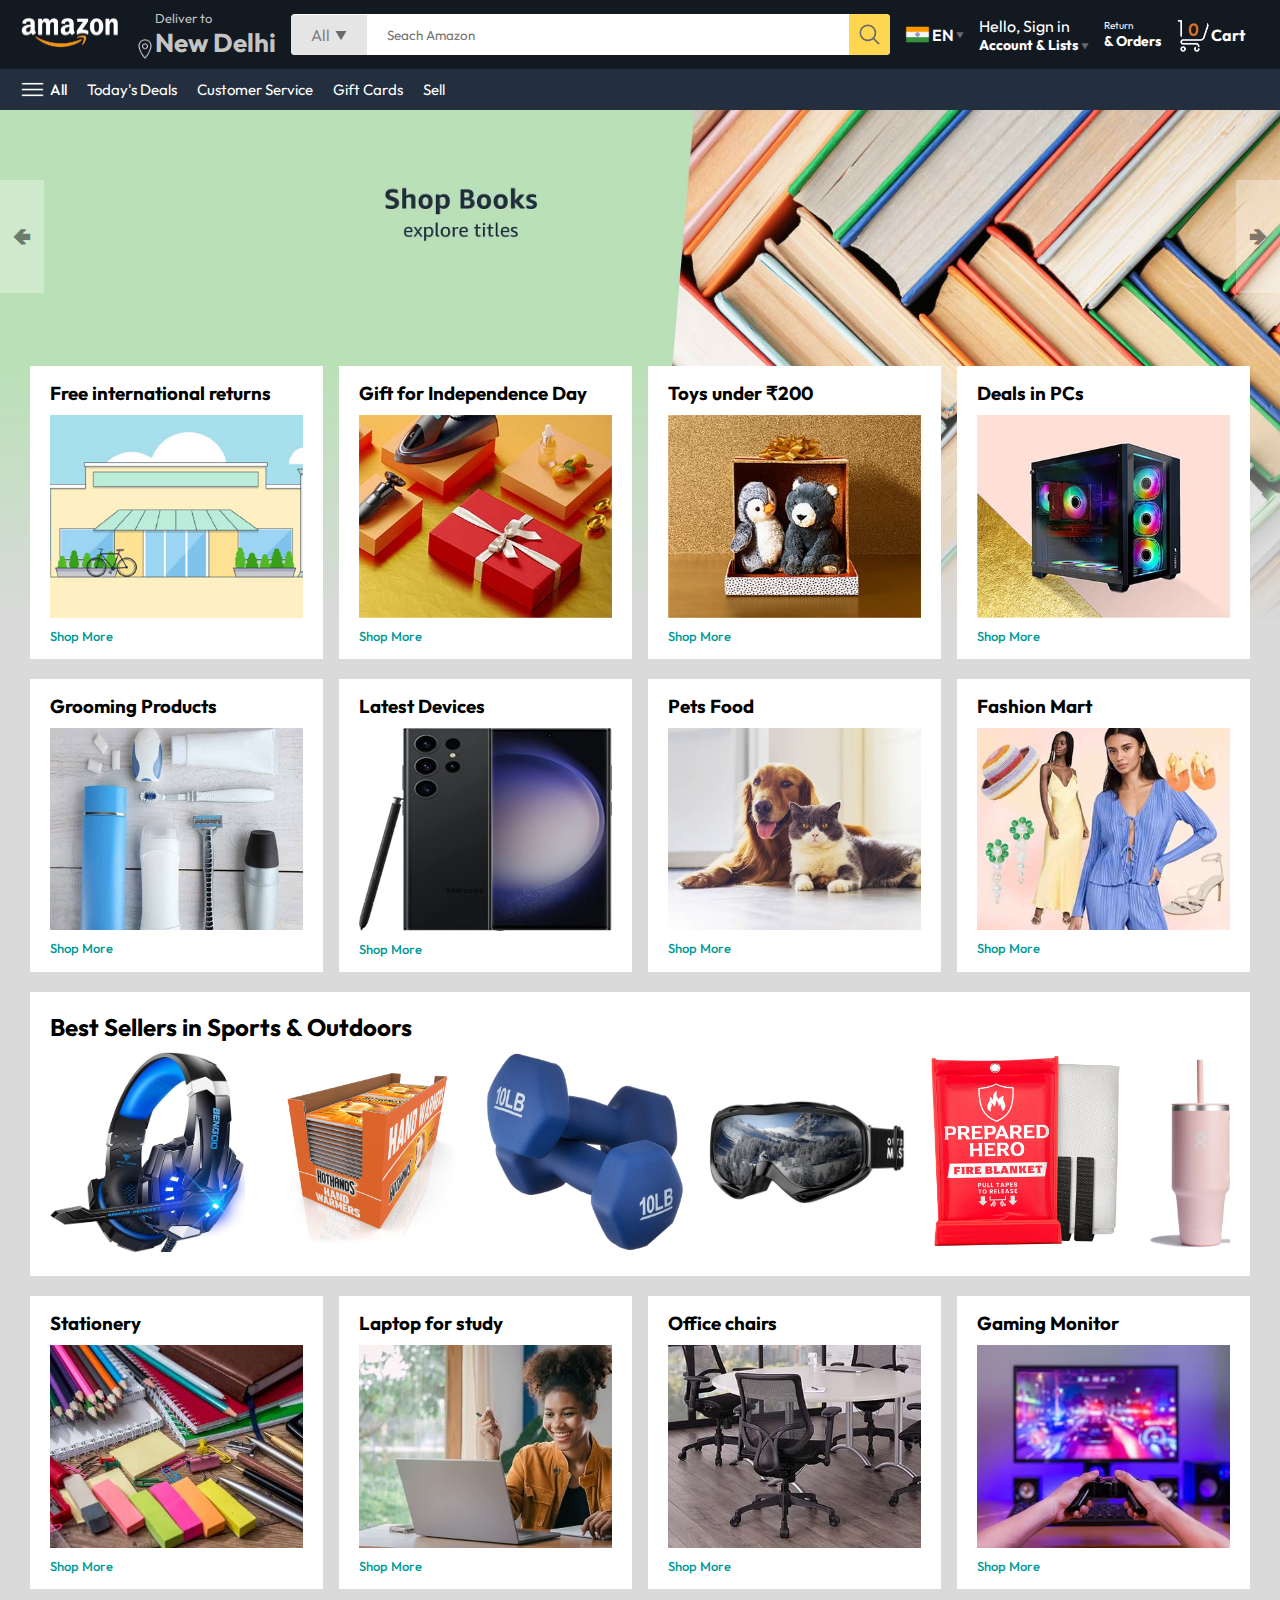
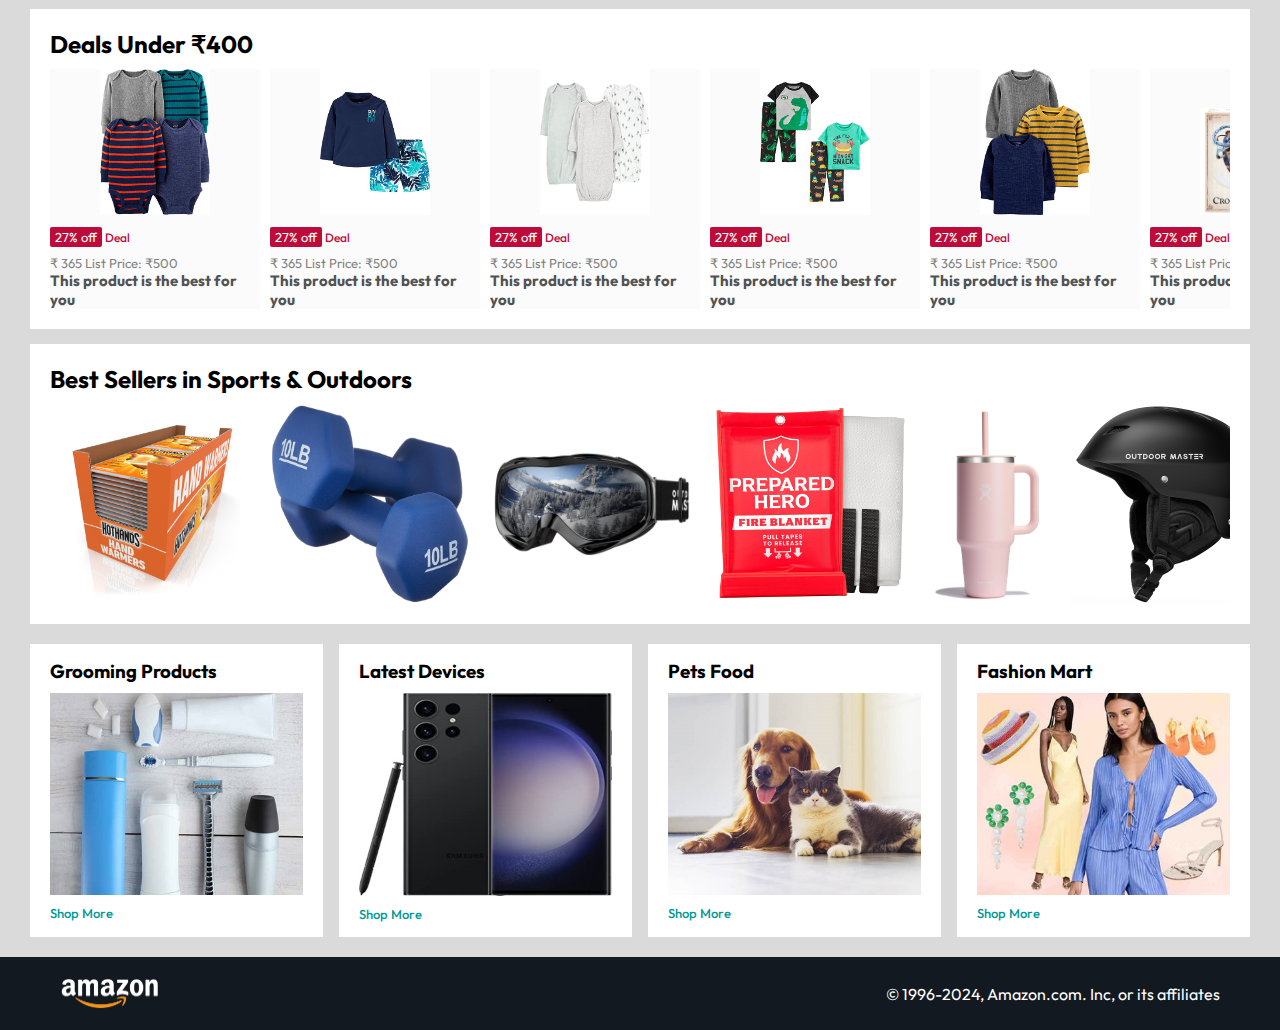
<file: index.html>
<!DOCTYPE html>
<html lang="en">
<head>
    <meta charset="UTF-8">
    <meta name="viewport" content="width=device-width, initial-scale=1.0">
    <title>Online Shopping site in India: Shop Online for Mobiles, Books, Watches ...</title>
    <link rel="stylesheet" href="style.css">

</head>
<body>


<!-- Navbar Tag -->

    <nav>
       <a href="/"> <img src="./amazon_logo.png" width="100" alt="amazonlogo"></a>
        
        <div class="location">
            <img src="./location_icon.png" height="20" alt="location">
            <div>
                <p>Deliver to</p>
                <h1>New Delhi</h1>
            </div>
        </div>



        <div class="nav-search">
            <div class="nav-search-category">
                <p>All</p>
                <img src="./dropdown_icon.png" height="12" alt="">
            </div>
            <input type="text" class="nav-search-input" placeholder="Seach Amazon">
            <img src="./search_icon.png" class="nav-search-icon" alt="">
        </div>
        

        <div class="nav-language">
            <img src="./ind_flag.png" width="25px" alt="">
            EN
            <img src="/dropdown_icon.png" width="8px" alt="">
        </div>   

        <div class="nav-text">
            <a href="/signin.html">Hello, Sign in</a>
            <h1>Account & Lists <img src="./dropdown_icon.png" width="8px" alt=""></h1>
        </div>

        <div class="nav-text">
            <p>Return </p>
            <h1>& Orders</h1>
        </div>

        <a href="/signin.html" class="mobile-user-icon" style="display: none;">
            <img src="./user.png" alt="">
        </a>

         <a href="./cart.html" class="nav-cart">
            <img src="./cart_icon.png" width="35px" alt="">
            <h4>Cart</h4>
         </a>
    </div>
    </nav>

    <div class="nav-bottom">
        <div>
            <img src="./menu_icon.png" width="25px" alt="">
            <p>All</p>
        </div>
        <p>Today's Deals</p>
        <p>Customer Service</p>
        <p>Gift Cards</p>
        <p>Sell</p>
    </div>


    <div class="header-slider">
        <a href="#" class="control_prev"> &#129144 </a>
        <a href="#" class="control_next"> &#129146 </a>
    <ul>
        <img src="/header1.jpg" class="header-img" alt="">
        <img src="/header2.jpg" class="header-img" alt="">
        <img src="/header3.jpg" class="header-img" alt="">
        <img src="/header4.jpg" class="header-img" alt="">
        <img src="/header5.jpg" class="header-img" alt="">
        <img src="/header6.jpg" class="header-img" alt="">
    </ul>
    </div>

    <div class="box-row header-box">
        <div class="box-col">
            <h3>Free international returns</h3>
            <img src="./box1-1.jpg" alt="">
            <a href="/"> Shop More</a>
        </div>
        <div class="box-col">
            <h3>Gift for Independence Day</h3>
            <img src="./box1-2.jpg" alt="">
            <a href="/"> Shop More</a>
        </div>
        <div class="box-col">
            <h3>Toys under ₹200</h3>
            <img src="./box1-3.jpg" alt="">
            <a href="/"> Shop More</a>
        </div>
        <div class="box-col">
            <h3>Deals in PCs</h3>
            <img src="./box1-4.jpg" alt="">
            <a href="/"> Shop More</a>
        </div>
    </div>
    
    <div class="box-row ">
        <div class="box-col">
            <h3>Grooming Products</h3>
            <img src="./box2-1.jpg" alt="">
            <a href="/"> Shop More</a>
        </div>
        <div class="box-col">
            <h3>Latest Devices</h3>
            <img src="./box2-2.jpg" alt="">
            <a href="/"> Shop More</a>
        </div>
        <div class="box-col">
            <h3>Pets Food</h3>
            <img src="./box2-3.jpg" alt="">
            <a href="/"> Shop More</a>
        </div>
        <div class="box-col">
            <h3>Fashion Mart</h3>
            <img src="./box2-4.jpg" alt="">
            <a href="/"> Shop More</a>
        </div>
    </div>


    <div class="product-slider">
        <h2>Best Sellers in Sports & Outdoors</h2>
        <div class="products">
            <a href="/product.html">
            <img src="./product_img.jpg" alt="">
        </a>
            <img src="./product1-1.jpg" alt="">
            <img src="./product1-2.jpg" alt="">
            <img src="./product1-3.jpg" alt="">
            <img src="./product1-4.jpg" alt="">
            <img src="./product1-5.jpg" alt="">
            <img src="./product1-6.jpg" alt="">
            <img src="./product1-7.jpg" alt="">
            <img src="./product1-8.jpg" alt="">
            <img src="./product1-9.jpg" alt="">
            <img src="./product1-10.jpg" alt="">
        </div>
    </div>


    <div class="box-row ">
        <div class="box-col">
            <h3>Stationery</h3>
            <img src="./box3-1.jpg" alt="">
            <a href="/"> Shop More</a>
        </div>
        <div class="box-col">
            <h3>Laptop for study</h3>
            <img src="./box3-2.jpg" alt="">
            <a href="/"> Shop More</a>
        </div>
        <div class="box-col">
            <h3>Office chairs</h3>
            <img src="./box3-3.jpg" alt="">
            <a href="/"> Shop More</a>
        </div>
        <div class="box-col">
            <h3>Gaming Monitor</h3>
            <img src="./box3-4.jpg" alt="">
            <a href="/"> Shop More</a>
        </div>
    </div>

    <div class="products-slider-with-price">
        <h2>Deals Under ₹400</h2>
        <div class="products">
            <div class="product-card">
                <div class="product-img-container">
                    <img src="./product2-1.jpg" alt="">
                </div>
                <div class="product-offer">
                    <p>27% off</p>
                    <span>Deal</span>
                </div>
                <p class="product-price">₹ <span>365</span> List Price: ₹500</p>
                <h4>This product is the best for you</h4>
            </div>
            <div class="product-card">
                <div class="product-img-container">
                    <img src="./product2-2.jpg" alt="">
                </div>
                <div class="product-offer">
                    <p>27% off</p>
                    <span>Deal</span>
                </div>
                <p class="product-price">₹ <span>365</span> List Price: ₹500</p>
                <h4>This product is the best for you</h4>
            </div>
            <div class="product-card">
                <div class="product-img-container">
                    <img src="./product2-3.jpg" alt="">
                </div>
                <div class="product-offer">
                    <p>27% off</p>
                    <span>Deal</span>
                </div>
                <p class="product-price">₹ <span>365</span> List Price: ₹500</p>
                <h4>This product is the best for you</h4>
            </div>
            <div class="product-card">
                <div class="product-img-container">
                    <img src="./product2-4.jpg" alt="">
                </div>
                <div class="product-offer">
                    <p>27% off</p>
                    <span>Deal</span>
                </div>
                <p class="product-price">₹ <span>365</span> List Price: ₹500</p>
                <h4>This product is the best for you</h4>
            </div>
            <div class="product-card">
                <div class="product-img-container">
                    <img src="./product2-5.jpg" alt="">
                </div>
                <div class="product-offer">
                    <p>27% off</p>
                    <span>Deal</span>
                </div>
                <p class="product-price">₹ <span>365</span> List Price: ₹500</p>
                <h4>This product is the best for you</h4>
            </div>
            <div class="product-card">
                <div class="product-img-container">
                    <img src="./product2-6.jpg" alt="">
                </div>
                <div class="product-offer">
                    <p>27% off</p>
                    <span>Deal</span>
                </div>
                <p class="product-price">₹ <span>365</span> List Price: ₹500</p>
                <h4>This product is the best for you</h4>
            </div>
            <div class="product-card">
                <div class="product-img-container">
                    <img src="./product2-7.jpg" alt="">
                </div>
                <div class="product-offer">
                    <p>27% off</p>
                    <span>Deal</span>
                </div>
                <p class="product-price">₹ <span>365</span> List Price: ₹500</p>
                <h4>This product is the best for you</h4>
            </div>
            <div class="product-card">
                <div class="product-img-container">
                    <img src="./product2-8.jpg" alt="">
                </div>
                <div class="product-offer">
                    <p>27% off</p>
                    <span>Deal</span>
                </div>
                <p class="product-price">₹ <span>365</span> List Price: ₹500</p>
                <h4>This product is the best for you</h4>
            </div>
            <div class="product-card">
                <div class="product-img-container">
                    <img src="./product2-9.jpg" alt="">
                </div>
                <div class="product-offer">
                    <p>27% off</p>
                    <span>Deal</span>
                </div>
                <p class="product-price">₹ <span>365</span> List Price: ₹500</p>
                <h4>This product is the best for you</h4>
            </div>
            <div class="product-card">
                <div class="product-img-container">
                    <img src="./product2-10.jpg" alt="">
                </div>
                <div class="product-offer">
                    <p>27% off</p>
                    <span>Deal</span>
                </div>
                <p class="product-price">₹ <span>365</span> List Price: ₹500</p>
                <h4>This product is the best for you</h4>
            </div>
            <div class="product-card">
                <div class="product-img-container">
                    <img src="./product2-11.jpg" alt="">
                </div>
                <div class="product-offer">
                    <p>27% off</p>
                    <span>Deal</span>
                </div>
                <p class="product-price">₹ <span>365</span> List Price: ₹500</p>
                <h4>This product is the best for you</h4>
            </div>
        </div>
    </div>

    <div class="product-slider">
        <h2>Best Sellers in Sports & Outdoors</h2>
        <div class="products">
            <img src="./product1-1.jpg" alt="">
            <img src="./product1-2.jpg" alt="">
            <img src="./product1-3.jpg" alt="">
            <img src="./product1-4.jpg" alt="">
            <img src="./product1-5.jpg" alt="">
            <img src="./product1-6.jpg" alt="">
            <img src="./product1-7.jpg" alt="">
            <img src="./product1-8.jpg" alt="">
            <img src="./product1-9.jpg" alt="">
            <img src="./product1-10.jpg" alt="">
        </div>
    </div>

    <div class="box-row ">
        <div class="box-col">
            <h3>Grooming Products</h3>
            <img src="./box2-1.jpg" alt="">
            <a href="/"> Shop More</a>
        </div>
        <div class="box-col">
            <h3>Latest Devices</h3>
            <img src="./box2-2.jpg" alt="">
            <a href="/"> Shop More</a>
        </div>
        <div class="box-col">
            <h3>Pets Food</h3>
            <img src="./box2-3.jpg" alt="">
            <a href="/"> Shop More</a>
        </div>
        <div class="box-col">
            <h3>Fashion Mart</h3>
            <img src="./box2-4.jpg" alt="">
            <a href="/"> Shop More</a>
        </div>
    </div>


<!-- Footer Tag -->

    <footer>
        <img src="./amazon_logo.png" width="100" alt="">
        <p>© 1996-2024, Amazon.com. Inc, or its affiliates</p>
    </footer>
    


    <script src="script.js"></script>
</body>
</html>
</file>
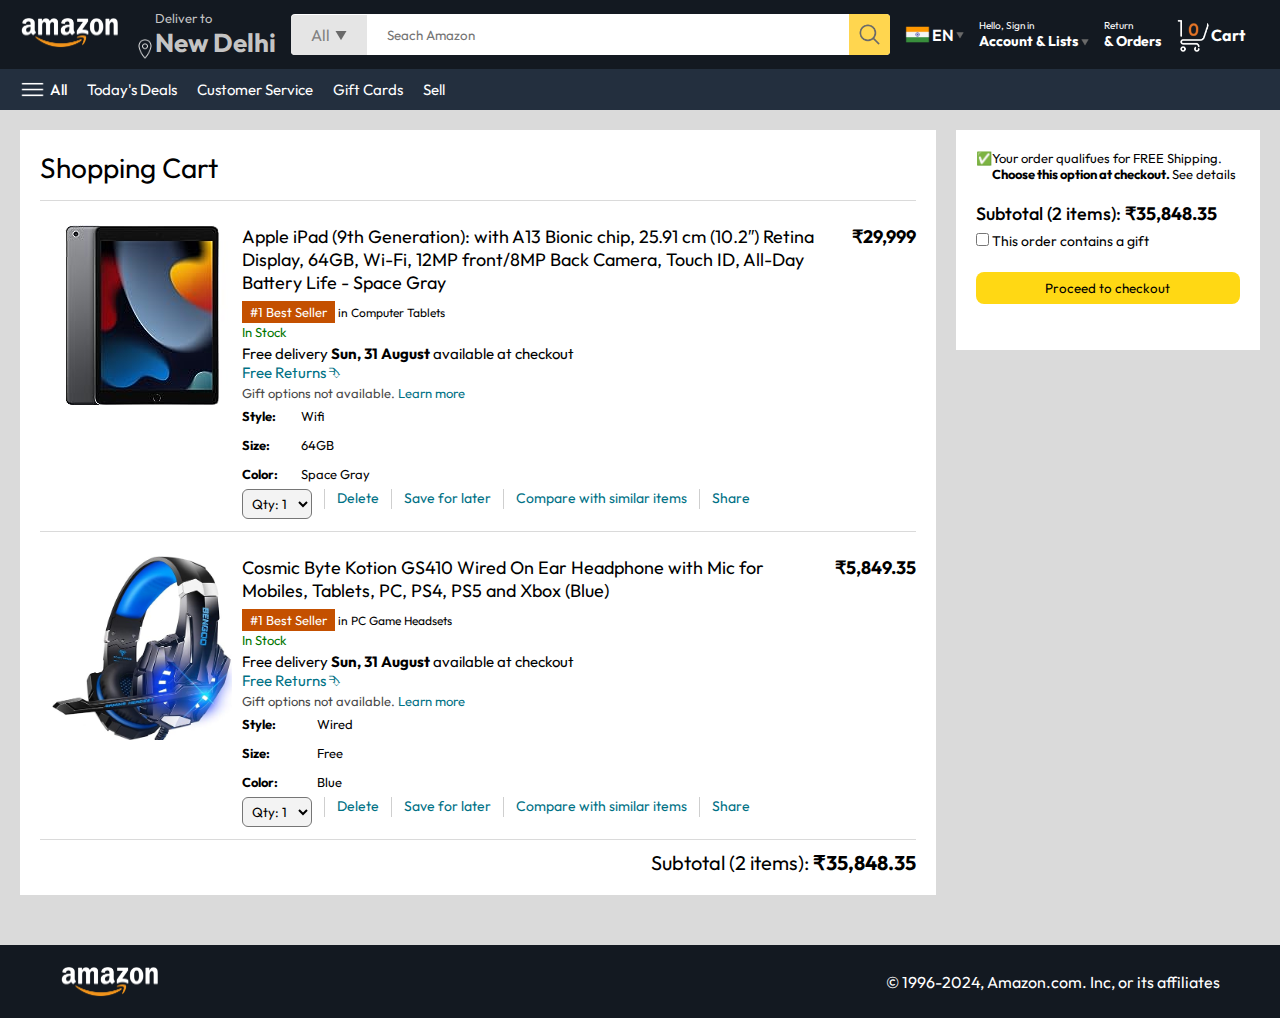
<file: cart.html>
<!DOCTYPE html>
<html lang="en">
<head>
    <meta charset="UTF-8">
    <meta name="viewport" content="width=device-width, initial-scale=1.0">
    <title>Cart</title>
    <link rel="stylesheet" href="style.css">
    <link rel="stylesheet" href="cart.css">
</head>
<body>
    
    <nav>
        <a href="/"> <img src="./amazon_logo.png" width="100" alt="amazonlogo"></a>
         
         <div class="location">
             <img src="./location_icon.png" height="20" alt="location">
             <div>
                 <p>Deliver to</p>
                 <h1>New Delhi</h1>
             </div>
         </div>
 
 
 
         <div class="nav-search">
             <div class="nav-search-category">
                 <p>All</p>
                 <img src="./dropdown_icon.png" height="12" alt="">
             </div>
             <input type="text" class="nav-search-input" placeholder="Seach Amazon">
             <img src="./search_icon.png" class="nav-search-icon" alt="">
         </div>
         
 
         <div class="nav-language">
             <img src="./ind_flag.png" width="25px" alt="">
             EN
             <img src="/dropdown_icon.png" width="8px" alt="">
         </div>   
 
         <div class="nav-text">
             <p><a href="/signin.html">Hello, Sign in</a></p>
             <h1>Account & Lists <img src="./dropdown_icon.png" width="8px" alt=""></h1>
         </div>
 
         <div class="nav-text">
             <p>Return </p>
             <h1>& Orders</h1>
         </div>

         <a href="/signin.html" class="mobile-user-icon" style="display: none;">
            <img src="./user.png" alt="">
        </a>

        
          <a href="" class="nav-cart">
             <img src="./cart_icon.png" width="35px" alt="">
             <h4>Cart</h4>
          </a>
     </div>
     </nav>
 
     <div class="nav-bottom">
         <div>
             <img src="./menu_icon.png" width="25px" alt="">
             <p>All</p>
         </div>
         <p>Today's Deals</p>
         <p>Customer Service</p>
         <p>Gift Cards</p>
         <p>Sell</p>
     </div>


     <div class="cart">
        <div class="cart-left">
            <h1>Shopping Cart</h1>
            <hr />
            <div class="product-cart-list">
                <img src="/ipad_img.jpg" width="180px" alt="">
                <div><div class="product-cart-titleprice">
                    <p>Apple iPad (9th Generation): with A13 Bionic chip, 25.91 cm (10.2″) Retina Display, 64GB, Wi-Fi, 12MP front/8MP Back Camera, Touch ID, All-Day Battery Life - Space Gray</p>

                    <p><b>₹29,999</b></p>
                </div>
                <p class="product-cart-bestseller"><span> #1 Best Seller</span>  in Computer Tablets</p>
                <p class="product-cart-stock">In Stock</p>
                <p class="product-cart-delivery">Free delivery <b>Sun, 31 August </b>available at checkout </p>
                <p class="product-cart-returns">Free Returns &#11191</p>
                <p class="product-cart-giftoption">Gift options not available. <span>Learn more</span></p>

                <div class="product-cart-specs">
                    <p><b>Style:</b></p> <p>Wifi</p>
                    <p><b>Size:</b></p> <p>64GB</p>
                    <p><b>Color:</b></p> <p>Space Gray</p>
                </div>

                <div class="cart-list-action">
                    <select>
                        <option value="1">Qty: 1</option>
                        <option value="2">Qty: 2</option>
                        <option value="3">Qty: 3</option>
                        <option value="4">Qty: 4</option>
                        <option value="5">Qty: 5</option>
                    </select>

                    <hr>
                    <p class="action-btn">Delete</p>
                    <hr>
                    <p class="action-btn">Save for later</p>
                    <hr>
                    <p class="action-btn">Compare with similar items</p>
                    <hr>
                    <p class="action-btn">Share</p>
                    
                </div>
               </div>
            </div>

            <hr>

            <div class="product-cart-list">
                <img src="/product_img.jpg" width="180px" alt="">
                <div><div class="product-cart-titleprice">
                    <p>Cosmic Byte Kotion GS410 Wired On Ear Headphone with Mic for Mobiles, Tablets, PC, PS4, PS5 and Xbox (Blue)</p>

                    <p><b>₹5,849.35</b></p>
                </div>
                <p class="product-cart-bestseller"><span> #1 Best Seller</span>  in PC Game Headsets</p>
                <p class="product-cart-stock">In Stock</p>
                <p class="product-cart-delivery">Free delivery <b>Sun, 31 August </b>available at checkout </p>
                <p class="product-cart-returns">Free Returns &#11191</p>
                <p class="product-cart-giftoption">Gift options not available. <span>Learn more</span></p>

                <div class="product-cart-specs">
                    <p><b>Style:</b></p> <p>Wired</p>
                    <p><b>Size:</b></p> <p>Free</p>
                    <p><b>Color:</b></p> <p>Blue</p>
                </div>
                
                <div class="cart-list-action">
                    <select>
                        <option value="1">Qty: 1</option>
                        <option value="2">Qty: 2</option>
                        <option value="3">Qty: 3</option>
                        <option value="4">Qty: 4</option>
                        <option value="5">Qty: 5</option>
                    </select>

                    <hr>
                    <p class="action-btn">Delete</p>
                    <hr>
                    <p class="action-btn">Save for later</p>
                    <hr>
                    <p class="action-btn">Compare with similar items</p>
                    <hr>
                    <p class="action-btn">Share</p>
                    
                </div>
               </div>
            </div>

            <hr>
            <div class="cart-list-subtotal">
                Subtotal (2 items): <b>₹35,848.35</b>
            </div>
        </div>
        <div class="cart-right">
            <div class="cart-free-delivery">
                <p>&#x2705</p>
                <p>Your order qualifues for FREE Shipping. <b>Choose this option at checkout. </b> See details</p>
            </div>
            <p class="cart-subtotal">Subtotal (2 items): <b>₹35,848.35</b></p>
        <p class="cart-right-gift"> <input type="checkbox"/> This order contains a gift</p>
        <button>Proceed to checkout</button>
        </div>
     </div>

     <footer class="footer-cart">
        <img src="./amazon_logo.png" width="100" alt="">
        <p>© 1996-2024, Amazon.com. Inc, or its affiliates</p>
    </footer>

</body>
</html>
</file>
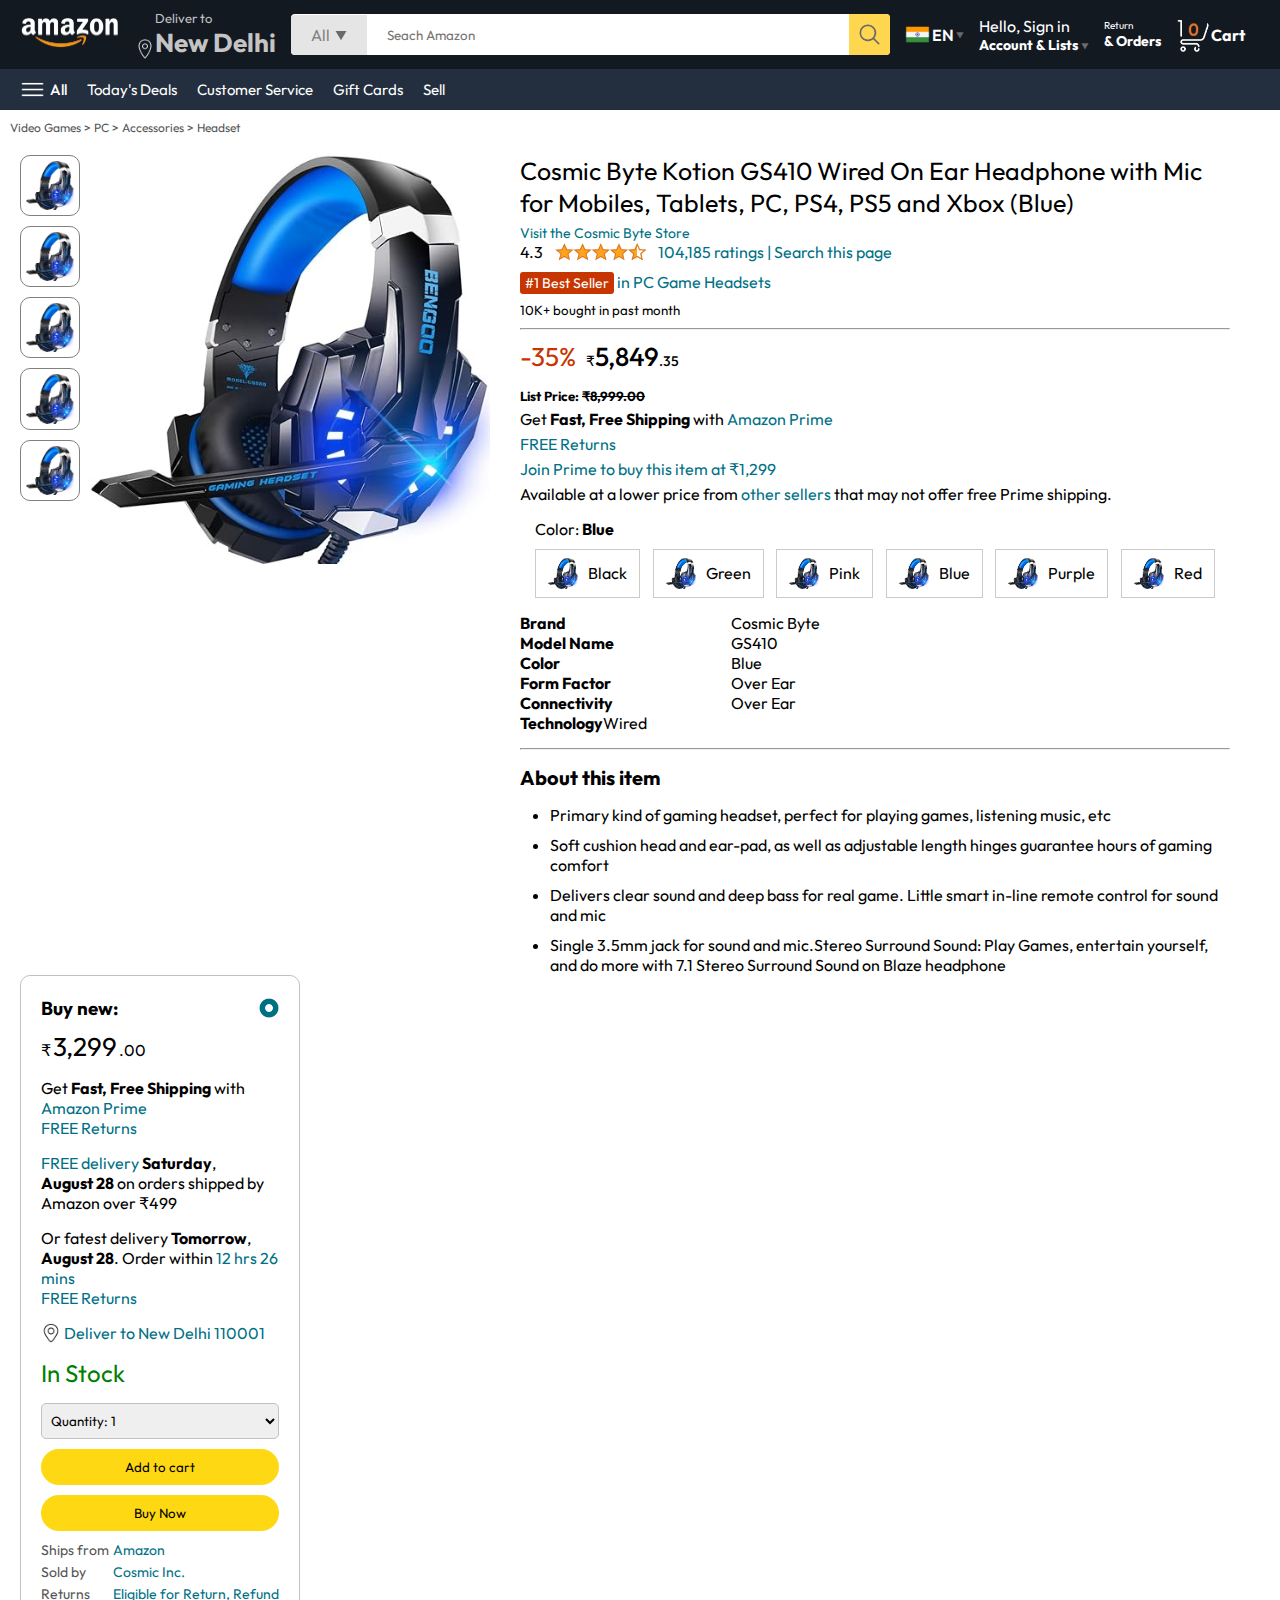
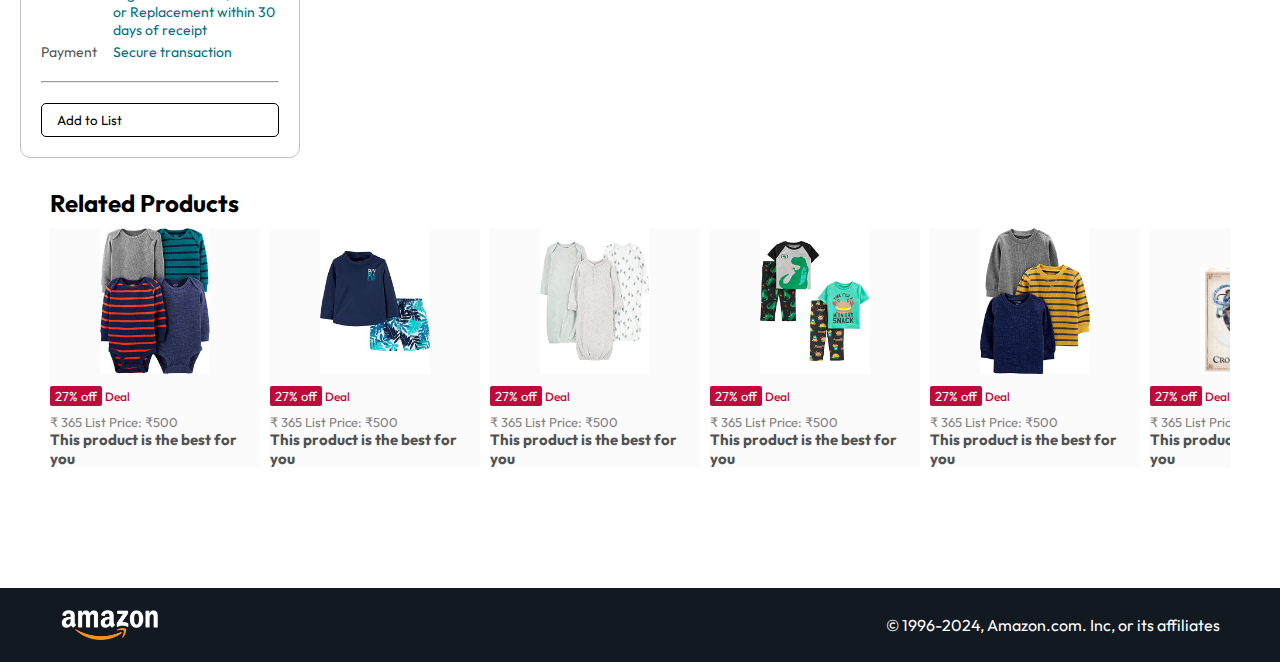
<file: product.html>
<!DOCTYPE html>
<html lang="en">
<head>
    <meta charset="UTF-8">
    <meta name="viewport" content="width=device-width, initial-scale=1.0">
    <title>Product Page</title>
    <link rel="stylesheet" href="style.css">
    <link rel="stylesheet" href="product.css">
</head>
<body>
    <nav>
        <a href="/"> <img src="./amazon_logo.png" width="100" alt="amazonlogo"></a>
         
         <div class="location">
             <img src="./location_icon.png" height="20" alt="location">
             <div>
                 <p>Deliver to</p>
                 <h1>New Delhi</h1>
             </div>
         </div>
 
 
         <div class="nav-search">
             <div class="nav-search-category">
                 <p>All</p>
                 <img src="./dropdown_icon.png" height="12" alt="">
             </div>
             <input type="text" class="nav-search-input" placeholder="Seach Amazon">
             <img src="./search_icon.png" class="nav-search-icon" alt="">
         </div>
         
 
         <div class="nav-language">
             <img src="./ind_flag.png" width="25px" alt="">
             EN
             <img src="/dropdown_icon.png" width="8px" alt="">
         </div>   
 
         <div class="nav-text">
            <a href="/signin.html">Hello, Sign in</a>
             <h1>Account & Lists <img src="./dropdown_icon.png" width="8px" alt=""></h1>
         </div>
 
         <div class="nav-text">
             <p>Return </p>
             <h1>& Orders</h1>
         </div>
 
         <a href="/signin.html" class="mobile-user-icon" style="display: none;">
            <img src="./user.png" alt="">
        </a>
        
          <a href="./cart.html" class="nav-cart">
             <img src="./cart_icon.png" width="35px" alt="">
             <h4>Cart</h4>
          </a>
     </div>
     </nav>
 
     <div class="nav-bottom">
         <div>
             <img src="./menu_icon.png" width="25px" alt="">
             <p>All</p>
         </div>
         <p>Today's Deals</p>
         <p>Customer Service</p>
         <p>Gift Cards</p>
         <p>Sell</p>
     </div>

     <p class="breadcrum">Video Games > PC > Accessories > Headset </p>

     <div class="product-display">
        <div class="product-d-image">
            <div class="product-icons">
                <img src="./product_img.jpg" width="60" alt="">
                <img src="./product_img.jpg" width="60" alt="">
                <img src="./product_img.jpg" width="60" alt="">
                <img src="./product_img.jpg" width="60" alt="">
                <img src="./product_img.jpg" width="60" alt="">
            </div>
            <div class="product-main-image">
                <img src="./product_img.jpg" width="400" alt="">
            </div>
        </div>
        <div class="product-d-details">
            <p class="product-title">
                Cosmic Byte Kotion GS410 Wired On Ear Headphone with Mic for Mobiles, Tablets, PC, PS4, PS5 and Xbox (Blue)
            </p>
            <p class="brand-store">Visit the Cosmic Byte Store</p>
            <div class="product-rating">
                <div>
                    <div>4.3 <img src="./rating_img.png" height="20px" alt=""></div>
                    <p>104,185 ratings | Search this page</p>
                </div>
                <p><span>#1 Best Seller</span> in PC Game Headsets</p>
                <h5>10K+ bought in past month</h5>
                <hr />
            </div>
            <div class="product-d-price">
                <div>
                    <p>-35%</p>
                    <h1>₹<span>5,849</span>.35</h1>
                </div>
                <h5>List Price: <span>₹8,999.00</span></h5>
                <p>Get <b>Fast, Free Shipping</b> with <span>Amazon Prime</span></p>
                <p><span>FREE Returns</span></p>
                <p><span>Join Prime to buy this item at ₹1,299</span></p>
                <p>Available at a lower price from <span>other sellers</span> that may not offer free Prime shipping.</p>
            </div>


            <div class="product-color-selection">
                <p>Color: <b>Blue</b></p>
                <div class="product-color-options">
                    <div class="option">
                        <img src="/product_img.jpg" width="30px" alt="">
                        <p>Black</p>
                    </div>
                    <div class="option">
                        <img src="/product_img.jpg" width="30px" alt="">
                        <p>Green</p>
                    </div>
                    <div class="option">
                        <img src="/product_img.jpg" width="30px" alt="">
                        <p>Pink</p>
                    </div>
                    <div class="option">
                        <img src="/product_img.jpg" width="30px" alt="">
                        <p>Blue</p>
                    </div>
                    <div class="option">
                        <img src="/product_img.jpg" width="30px" alt="">
                        <p>Purple</p>
                    </div>
                    <div class="option">
                        <img src="/product_img.jpg" width="30px" alt="">
                        <p>Red</p>
                    </div>
                </div>
            </div>


            <div class="product-info">
                <p><b>Brand</b></p> <p>Cosmic Byte</p>
                <p><b>Model Name</b></p> <p>GS410</p>
                <p><b>Color</b></p> <p>Blue</p>
                <p><b>Form Factor</b></p> <p>Over Ear</p>
                <p><b>Connectivity Technology</b>Wired</p> <p>Over Ear</p>
                
            </div>
            <hr/>

            <div class="product-description">
                <h1>About this item</h1>
                <ul>
                    <li>Primary kind of gaming headset, perfect for playing games, listening music, etc</li>
                    <li>Soft cushion head and ear-pad, as well as adjustable length hinges guarantee hours of gaming comfort</li>
                    <li>Delivers clear sound and deep bass for real game. Little smart in-line remote control for sound and mic</li>
                    <li>Single 3.5mm jack for sound and mic.Stereo Surround Sound: Play Games, entertain yourself, and do more with 7.1 Stereo Surround Sound on Blaze headphone</li>
                </ul>
            </div>
        </div>
        <div class="product-d-purchase">
            <div class="title">
                <h3>Buy new:</h3> <img src="./circle_icon.png" width="20px" alt="">
            </div>
            <h1 class="price">₹<span>3,299</span>.00</h1>
            <div class="gap">
                <p>Get <b>Fast, Free Shipping</b> with <span>Amazon Prime</span></p>
                <p><span>FREE Returns</span></p>
            </div>
            <div class="gap">
                <p><span>FREE delivery</span> <b>Saturday</b>,</p>
                <p><b>August 28</b> on orders shipped by Amazon over ₹499</p>
            </div>
            <div class="gap">
                <p>Or fatest delivery <b>Tomorrow</b>, <b>August 28</b>. Order within <span>12 hrs 26 mins</span></p>
                <p><span>FREE Returns</span></p>
            </div>
            

            <div class="delivery-location">
                <img src="./location_icon_dark.png" alt="" width="20px">
                <p><span>Deliver to New Delhi 110001</span></p>
            </div>
            <h2 class="product-stock">In Stock</h2>
            <select class="product-quantity">
                <option value="1">Quantity: 1</option>
                <option value="2">Quantity: 2</option>
                <option value="3">Quantity: 3</option>
            </select>

            <button class="btn">Add to cart</button>
            <button class="btn product-buy">Buy Now</button>

            <div class="product-seller-info">
                <p>Ships from</p> <p><span>Amazon</span></p>
                <p>Sold by</p> <p><span>Cosmic Inc.</span></p>
                <p>Returns</p> <p><span>Eligible for Return, Refund or Replacement within 30 days of receipt</span></p>
                <p>Payment</p> <p><span>Secure transaction</span></p>
            </div>
            <hr>

            <button class="product-add-list">
                Add to List
            </button>
        </div>
     </div>

     <div class="products-slider-with-price">
        <h2>Related Products</h2>
        <div class="products">
            <div class="product-card">
                <div class="product-img-container">
                    <img src="./product2-1.jpg" alt="">
                </div>
                <div class="product-offer">
                    <p>27% off</p>
                    <span>Deal</span>
                </div>
                <p class="product-price">₹ <span>365</span> List Price: ₹500</p>
                <h4>This product is the best for you</h4>
            </div>
            <div class="product-card">
                <div class="product-img-container">
                    <img src="./product2-2.jpg" alt="">
                </div>
                <div class="product-offer">
                    <p>27% off</p>
                    <span>Deal</span>
                </div>
                <p class="product-price">₹ <span>365</span> List Price: ₹500</p>
                <h4>This product is the best for you</h4>
            </div>
            <div class="product-card">
                <div class="product-img-container">
                    <img src="./product2-3.jpg" alt="">
                </div>
                <div class="product-offer">
                    <p>27% off</p>
                    <span>Deal</span>
                </div>
                <p class="product-price">₹ <span>365</span> List Price: ₹500</p>
                <h4>This product is the best for you</h4>
            </div>
            <div class="product-card">
                <div class="product-img-container">
                    <img src="./product2-4.jpg" alt="">
                </div>
                <div class="product-offer">
                    <p>27% off</p>
                    <span>Deal</span>
                </div>
                <p class="product-price">₹ <span>365</span> List Price: ₹500</p>
                <h4>This product is the best for you</h4>
            </div>
            <div class="product-card">
                <div class="product-img-container">
                    <img src="./product2-5.jpg" alt="">
                </div>
                <div class="product-offer">
                    <p>27% off</p>
                    <span>Deal</span>
                </div>
                <p class="product-price">₹ <span>365</span> List Price: ₹500</p>
                <h4>This product is the best for you</h4>
            </div>
            <div class="product-card">
                <div class="product-img-container">
                    <img src="./product2-6.jpg" alt="">
                </div>
                <div class="product-offer">
                    <p>27% off</p>
                    <span>Deal</span>
                </div>
                <p class="product-price">₹ <span>365</span> List Price: ₹500</p>
                <h4>This product is the best for you</h4>
            </div>
            <div class="product-card">
                <div class="product-img-container">
                    <img src="./product2-7.jpg" alt="">
                </div>
                <div class="product-offer">
                    <p>27% off</p>
                    <span>Deal</span>
                </div>
                <p class="product-price">₹ <span>365</span> List Price: ₹500</p>
                <h4>This product is the best for you</h4>
            </div>
            <div class="product-card">
                <div class="product-img-container">
                    <img src="./product2-8.jpg" alt="">
                </div>
                <div class="product-offer">
                    <p>27% off</p>
                    <span>Deal</span>
                </div>
                <p class="product-price">₹ <span>365</span> List Price: ₹500</p>
                <h4>This product is the best for you</h4>
            </div>
            <div class="product-card">
                <div class="product-img-container">
                    <img src="./product2-9.jpg" alt="">
                </div>
                <div class="product-offer">
                    <p>27% off</p>
                    <span>Deal</span>
                </div>
                <p class="product-price">₹ <span>365</span> List Price: ₹500</p>
                <h4>This product is the best for you</h4>
            </div>
            <div class="product-card">
                <div class="product-img-container">
                    <img src="./product2-10.jpg" alt="">
                </div>
                <div class="product-offer">
                    <p>27% off</p>
                    <span>Deal</span>
                </div>
                <p class="product-price">₹ <span>365</span> List Price: ₹500</p>
                <h4>This product is the best for you</h4>
            </div>
            <div class="product-card">
                <div class="product-img-container">
                    <img src="./product2-11.jpg" alt="">
                </div>
                <div class="product-offer">
                    <p>27% off</p>
                    <span>Deal</span>
                </div>
                <p class="product-price">₹ <span>365</span> List Price: ₹500</p>
                <h4>This product is the best for you</h4>
            </div>
        </div>
    </div>

    <footer class="product-footer">
        <img src="./amazon_logo.png" width="100" alt="">
        <p>© 1996-2024, Amazon.com. Inc, or its affiliates</p>
    </footer>


    <script>
        const scrollContainer = document.querySelectorAll(".products");

for(const item of scrollContainer){
    item.addEventListener('wheel' , (e)=>{
        e.preventDefault();
        item.scrollLeft += e.deltaY;
    })
}
    </script>

</body>
</html>
</file>
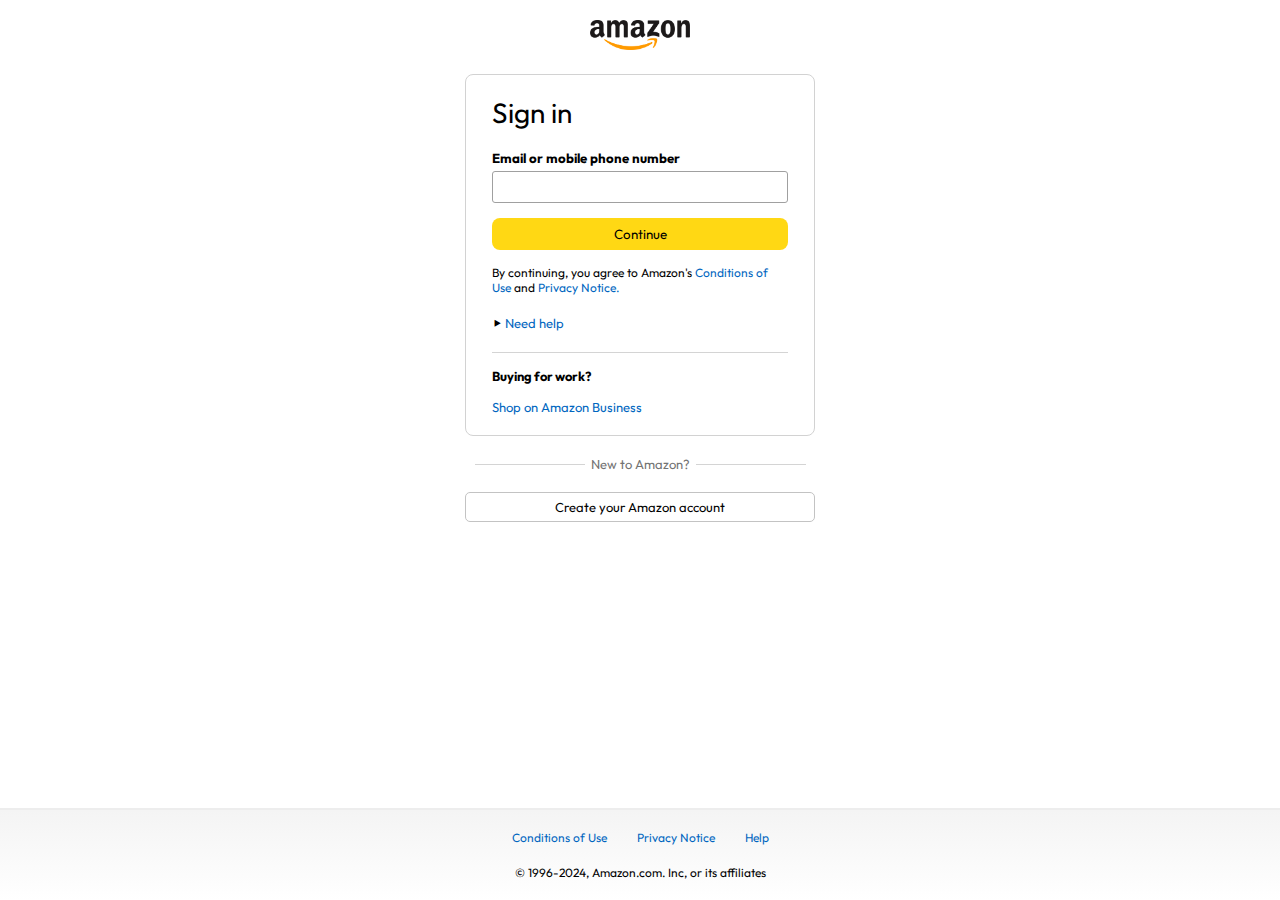
<file: signin.html>
<!DOCTYPE html>
<html lang="en">
<head>
    <meta charset="UTF-8">
    <meta name="viewport" content="width=device-width, initial-scale=1.0">
    <title>SignIn</title>
    <link rel="stylesheet" href="signin.css">
</head>
<body>
    <a href="/">
        <img class="logo" src="/amazon_logo_dark.png" width="100px" alt="">
    </a>
    <div class="signin-container">
        <h1 class="signin-title">Sign in</h1>
        <h5 class="input-label">Email or mobile phone number</h5>
        <input type="text">
        <button>Continue</button>
        <p class="sign-condition">By continuing, you agree to Amazon's <span>Conditions of Use</span> and <span>Privacy Notice.</span></p>
        <p class="signin-help">&#x2BC8; <span>Need help</span></p>

        <hr>

        <h4>Buying for work?</h4>
        <p class="signin-business"><span>Shop on Amazon Business</span></p>
    </div>
    <div class="signin-bottom">
        <hr>
        <p>New to Amazon?</p>
        <hr>
    </div>
    <a href="/signup.html"><button class="sign-signup-btn">Create your Amazon account</button></a>

    <footer>
        <div class="footer-links">
            <a href="#">Conditions of Use</a>
            <a href="#">Privacy Notice</a>
            <a href="#">Help</a>
        </div>
        <p class="footer-copyright">© 1996-2024, Amazon.com. Inc, or its affiliates</p>
    </footer>
</body>
</html>
</file>
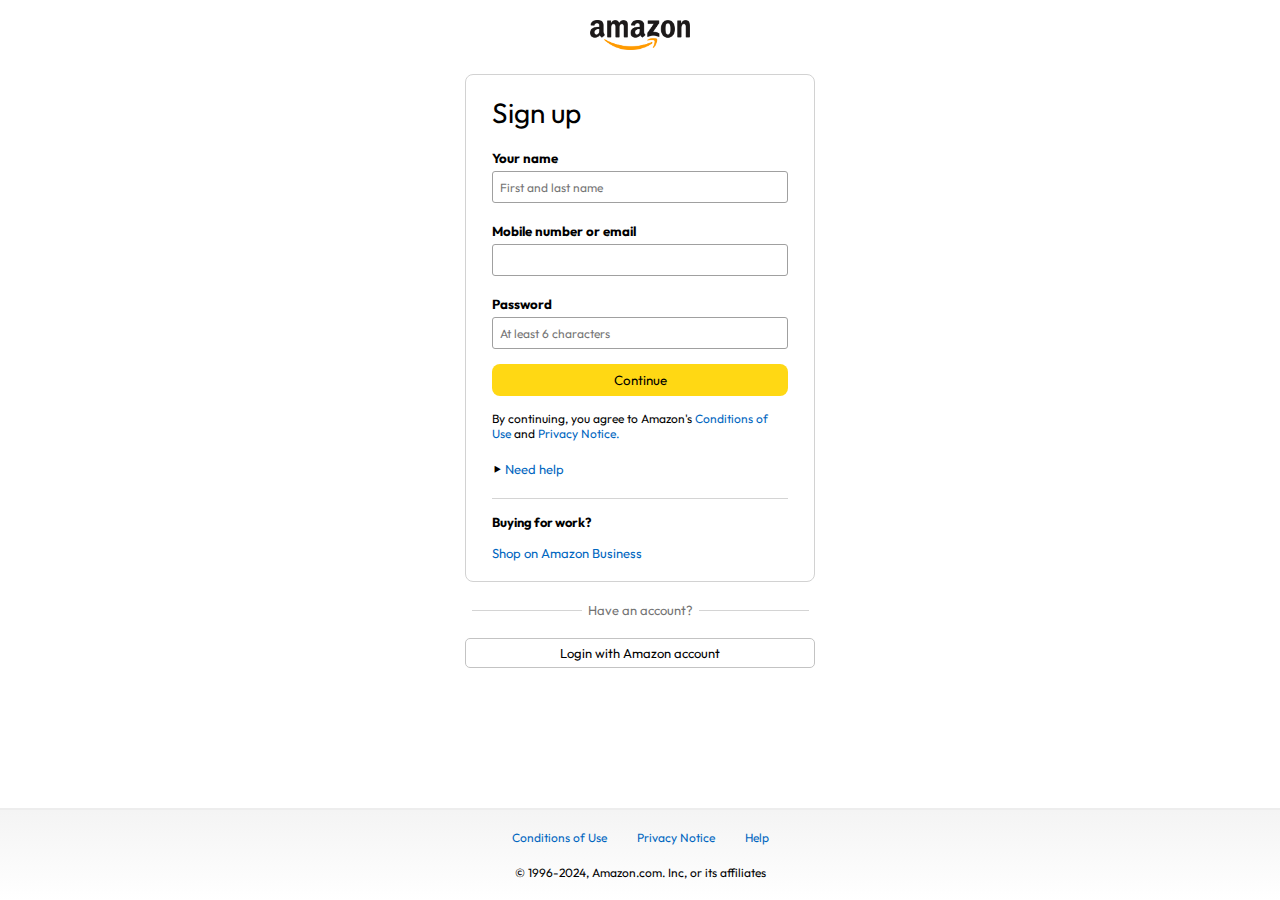
<file: signup.html>
<!DOCTYPE html>
<html lang="en">
<head>
    <meta charset="UTF-8">
    <meta name="viewport" content="width=device-width, initial-scale=1.0">
    <title>Sign up</title>
    <link rel="stylesheet" href="signin.css">
</head>
<body>
    <a href="/">
        <img class="logo" src="/amazon_logo_dark.png" width="100px" alt="">
    </a>
    <div class="signin-container">
        <h1 class="signin-title">Sign up</h1>
        <h5 class="input-label">Your name</h5>
        <input type="text" placeholder="First and last name">
        <h5 class="input-label">Mobile number or email</h5>
        <input type="text">
        <h5 class="input-label">Password</h5>
        <input type="password" placeholder="At least 6 characters">
        <button>Continue</button>
        <p class="sign-condition">By continuing, you agree to Amazon's <span>Conditions of Use</span> and <span>Privacy Notice.</span></p>
        <p class="signin-help">&#x2BC8; <span>Need help</span></p>

        <hr>

        <h4>Buying for work?</h4>
        <p class="signin-business"><span>Shop on Amazon Business</span></p>
    </div>
    <div class="signin-bottom">
        <hr>
        <p>Have an account?</p>
        <hr>
    </div>
    <a href="/signin.html"><button class="sign-signup-btn">Login with Amazon account</button></a>

    <footer>
        <div class="footer-links">
            <a href="#">Conditions of Use</a>
            <a href="#">Privacy Notice</a>
            <a href="#">Help</a>
        </div>
        <p class="footer-copyright">© 1996-2024, Amazon.com. Inc, or its affiliates</p>
    </footer>
</body>
</html>
</file>
<file: style.css>
@import url('https://fonts.googleapis.com/css2?family=Outfit:wght@100..900&family=Ubuntu:ital,wght@0,300;0,400;0,500;0,700;1,300;1,400;1,500;1,700&display=swap');

*{
    margin: 0;
    padding: 0;
    box-sizing: border-box;
    font-family: 'Outfit', sans-serif;
}

body{
    background-color: #dadada;
    height: 100vh;
}

a{
    text-decoration: none;
    color: inherit;
}

nav{
    display: flex;
    align-items: center;
    justify-content: center;
    background: #131921;
    padding: 10px 20px;
    color: #fff;
}

.location{
   display: flex;
   align-items: end;
   margin-left: 15px;
   font-size: 13px;
   color: #c4c4c4;
}

.nav h1{
    color: #fff;
    font-size: 13px;
}

.nav-search{
    flex: 1;
    display: flex;
    align-items: center;
    background: #fff;
    color: grey;
    max-width: 1000px;
    border-radius: 4px;
    margin-left: 15px;
}

.nav-search-category{
    display: flex;
    align-items: center;
    padding: 10px 20px;
    gap: 5px;
    background: #e5e5e5;
    border-radius: 4px 0 0 4px;
}

.nav-search-input{
    border: none;
    outline: none;
    padding-left: 20px;
    width: 100%;
}

.nav-search-icon{
    max-width: 41px;
    padding: 8px;
    background: #ffd64f;
    border-radius: 0 4px 4px 0;
}

.nav-language{
    display: flex;
    align-items: center;
    gap: 2px;
    font-weight: 600;
    margin-left: 15px;
}

.nav-text{
    margin-left: 15px;
}

.nav-text p{
    font-size: 10px;
}

.nav-text h1{
    font-size: 14px;
}

.hero img{
    width: 100%;
    height: auto;
}

.nav-cart{
    display: flex;
    align-items: center;
    margin: 0px 15px ;
}

.nav-bottom{
    display: flex;
    align-items: center;
    gap: 20px;
    padding: 8px 20px;
    background: #232f3e;
    color: #fff;
    font-size: 15px;
}

.nav-bottom div{
    display: flex;
    align-items: center;
    gap: 5px;
    font-weight: 500;
}

.header-slider ul{
    display: flex;
    overflow-y: hidden;
}

.header-img{
    max-width: 100%;
    mask-image: linear-gradient(to bottom, #000000 50%, transparent 100%)
}

.header-slider a{
    position: absolute;
    top: 20%;
    z-index: 1;
    padding: 5vh 1vw;
    background: #ffffff4f;
    color: #0000007b;
    text-decoration: none;
    font-weight: 600;
    font-size: 18px;
    cursor: pointer;
}

.control_next{
    right: 0;
}


.box-row{
    display: flex;
    flex-wrap: wrap;
    row-gap: 20px;
    justify-content: space-between;
    margin: 20px 30px;
}

.box-col{
    display: flex;
    flex-direction: column;
    gap: 10px;
    padding: 15px 20px;
    background: #fff;
    max-width: 24%;
    min-height: 200px;
    z-index: 1;
}

.box-col a{

    font-size: 13px;
    color: #009999;
    font-weight: 500;
}

.header-box{
    margin-top: -20vw;
}

.product-slider{
    background: #fff;
    margin: 0 30px;
    padding: 20px;
    margin-bottom: 15px;
}

.product-slider .products{
    display: flex;
    overflow-x: auto;
    gap: 20px;
    margin-top: 10px;
}

.product-slider .products img{
    max-width: 200px;
    max-height: 200px;
}

.product-slider .products::-webkit-scrollbar{
    display: none;
}

.products-slider-with-price{
    background: #fff;
    margin: 0 30px;
    padding: 20px;
    margin-bottom: 15px;

}

.products-slider-with-price .products{
    display: flex;
    overflow-x: auto;
    gap: 10px;
    margin-top:10px;
}

.products-slider-with-price .products::-webkit-scrollbar{
    display: none;
}

.product-card{
    display: flex;
    flex-direction: column;
    justify-content: end;
    min-width: 210px;
    background: #fbfbfb;
}

.product-card img{
    width: 110px;
    margin: 0 50px;
}

.product-offer p{
    background:#be0b3b;
    color: #fff;
    display: inline-block;
    padding: 2px 5px;
    border-radius: 2px;
    margin: 8px 0;
    font-size: 13px;
}

.product-offer span{
    color: #be0b3b;
    font-weight: 500;
    font-size: 12px;
}

.product-price{
    color: gray;
    font-size: 13px;    
}

.product-card{
    color: #525252;
    font-size: 15px;
    font-weight: 400;
}

footer{
    display: flex;
    justify-content: space-between;
    align-items: center;
    color: #fff;
    background: #131921;
    padding: 20px 60px;
}

/* media query */


@media only screen and (max-width: 900px){
    nav{
        flex-wrap: wrap;
    }
    .nav-search{
        order: 7;
        margin: 15px 0 5px;
        min-width: 300px;
    }

    .box-col{
        max-width: 48%;
    }
}

@media only screen and (max-width: 600px){
    .location{
        display: none;
    }

    .nav-language{
        display: none;
    }

    .nav-text{
        display: none;
    }

    .nav-bottom{
        font-size: 13px;
        gap: 10px;
        overflow-x: scroll;
    }
    .nav-bottom::-webkit-scrollbar{
        display: none;
    }
    .nav-bottom p{
        text-wrap: nowrap;
    }
    .mobile-user-icon{
        display: flex !important;
        flex: 1;
        justify-content: flex-end;
    }
    .mobile-user-icon img{
        width: 25px;
    }
    .nav-cart h4{
        display: none;
    }
.nav-cart img{
    width: 25px;
}

.header-slider a{
    top: 24%;
    padding: 2vh 1vw;
    font-size: 15px;
}
.box-col{
    max-width: 100%;
    width: 100%;
}

footer{
    justify-content: center;
    flex-direction: column;
    font-size: 14px;
}
}
</file>
<file: cart.css>
.cart{
    display: flex;
    gap: 20px;
    margin: 20px;   
}

.cart-left{
    background: white;
    padding: 20px;

}

.cart-left h1{
    font-size: 28px;
    font-weight: 400;
    margin-bottom: 15px;
}

.cart-left hr{
    border: none;
    height: 1px;
    background: #dadada;
}

.product-cart-list{
    display: flex;
    align-items: start;
    gap: 10px;
    padding: 24px 0 12px 12px;
}

.product-cart-titleprice{
    display: flex;
    gap: 20px;
    font-size: 18px;
}

.product-cart-bestseller{
    font-size: 12px;
    margin-top: 10px;
}

.product-cart-bestseller span{
    font-size: 13px;
    background: #c45000;
    color: #fff;
    padding: 3px 8px;
}

.product-cart-stock{
    font-size: 13px;
    color: #007600;
    margin: 4px 0; 
}

.product-cart-delivery{
    font-size: 15px;

}

.product-cart-returns{
    font-size: 15px;
    color: #007185;
    font-weight: 400;
}

.product-cart-giftoption{
    color: #494949;
    font-size: 13px;
    margin: 3px 0;
}

.product-cart-giftoption span{
    color: #007185;
}

.product-cart-specs{
    max-width: 150px;
    display: grid;
    grid-template-columns: auto auto;
    row-gap: 13px;
    font-size: 13px;
    margin: 7px 0;
}

.cart-list-action{
    display: flex;
    gap: 12px;
    font-size: 14px;
    color: #007185
}

.cart-list-action hr{
    height: 20px;
    width: 1px;
    background: #cfcfcf;
}

.cart-list-action select{
    padding: 5px;
    border-radius: 6px;
    background: #f3f3f3;
}

.cart-list-subtotal{
    text-align: right;
    font-size: 20px;
    margin-top: 10px;
}

.cart-right{
    background: #fff;
    padding: 20px;
    max-height: 220px;
    min-width: 280px;

}

.cart-free-delivery{
    display: flex;
    font-size: 13px;

}

.cart-subtotal{
    margin-top: 20px;
    font-size: 18px;
    font-weight: 500;
}

.cart-right-gift{
    margin: 7px 0;
    font-size: 14px;
}

.cart-right button{
    width: 100%;
    height: 32px;
    margin: 15px 0;
    background: #ffd814;
    border: none;
    border-radius: 8px;
    cursor: pointer;
}

.cart-right button:hover{
    background: #ebc712;
}

.footer-cart{
    margin-top: 50px;
}

/* media query */

@media only screen and (max-width: 900px){
    .cart{
        flex-wrap: wrap;
    }
}
@media only screen and (max-width: 600px){
    .product-cart-list{
        padding: 24px 0;
    }

    .product-cart-list img{
        width: 80px;
    }

    .product-cart-titleprice{
        flex-wrap: wrap;
        font-size: 14px;
    }

    .product-cart-delivery{
        font-size: 13px;
    }

    .cart-list-action .action-btn:nth-last-child(1){
        display: none;
    }
    .cart-list-action hr:nth-last-child(2){
        display: none;
    }
    .cart-list-action .action-btn:nth-last-child(3){
        display: none;
    }
    .cart-list-action hr:nth-last-child(4){
        display: none;
    }

    .cart-right{
        min-width: 100%;
    }
}
</file>
<file: product.css>
body{
    background: #fff;
}

.breadcrum{
    padding: 10px;
    font-size: 12px;
    color: #565656;
}

.product-display{
    min-height: 100%;
    padding: 10px 20px;
    display: flex;
    flex-wrap: wrap; /* Added to ensure wrapping on smaller screens */
}

.product-d-image{
    display: flex;
    gap: 10px;
    flex-wrap: wrap; /* Added to wrap images on smaller screens */
}

.product-icons{
    display: flex;
    flex-direction: column;
    gap: 10px;
}

.product-icons img{
    border: 1px solid gray;
    border-radius: 10px;
    padding: 5px;
}

.product-d-details{
    margin: 0 30px;
    flex: 1; /* Added to allow the details section to take available space */
}

.product-title{
    font-size: 25px;
}

.brand-store{
    margin-top: 5px;
    color: #007185;
    font-size: 14px;
}

.product-rating{
    display: flex;
    flex-direction: column;
    gap: 10px;
}

.product-rating div{
    display: flex;
    align-items: center;
    gap: 10px;
}

.product-rating p{
    color: #007185;
}

.product-rating p span{
    color: #fff;
    background: #c73500;
    padding: 2px 5px;
    border-radius: 3px;
    font-size: 14px;
}

.product-rating h5{
    font-weight: 400;
}

.product-d-price {
    display: flex;
    flex-direction: column;
    gap: 5px;
}

.product-d-price div{
    display: flex;
    align-items: center;
    gap: 10px;
    margin: 10px 0;
}

.product-d-price div p{
    font-size: 26px;
    color: #c73500;
}

.product-d-price div h1{
    font-size: 14px;
    font-weight: 500;
}

.product-d-price div h1 span{
    font-size: 26px;
    font-weight: 500;
}

.product-d-price div h5{
    color: #565656;
    font-weight: 400;
}

.product-d-price h5 span{
    text-decoration: line-through;
}

.product-d-price p span{
    color: #007185;
}

.product-color-selection{
    margin: 15px;
}

.product-color-options{
    display: flex;
    justify-content: space-between;
    margin-top: 10px;
}

.option{
    display: flex;
    align-items: center;
    padding: 8px 12px;
    border: 1px solid #cbcbcb;
    gap: 10px;
}

.product-info{
    display: grid;
    grid-template-columns: auto auto;
    max-width: 300px;
    margin-bottom: 15px;
}

.product-description h1{
    font-size: 20px;
    margin: 15px 0;
}

.product-description ul{
    display: flex;
    flex-direction: column;
    gap: 10px;
    margin-left: 30px;
}

.product-d-purchase{
    width: 100%;
    max-width: 280px;
    border: 1px solid #c1c1c1;
    border-radius: 10px;
    padding: 20px;
}

.product-d-purchase .title{
    display: flex;
    justify-content: space-between;
    align-items: center;
}

.product-d-purchase .price{
    font-size: 16px;
    font-weight: 400;
    margin: 10px 0;
}

.product-d-purchase .price span{
    font-size: 26px;
    padding: 2px;
}

.product-d-purchase .gap{
    margin: 15px 0;
}

.product-d-purchase p span{
    color: #007185;
}

.delivery-location{
    display: flex;
    align-items: center;
    gap: 3px;
}

.product-stock{
    margin: 15px 0;
    color: green;
    font-weight: 400;
}

.product-quantity{
    padding: 8px 5px;
    outline: none;
    width: 100%;
    border-radius: 5px;
    background: #efefef;
    border-color: #c1c1c1;
}

.product-d-purchase .btn{
    outline: none;
    border: none;
    background: #ffd814;
    width: 100%;
    padding: 10px 0;
    margin-top: 10px;
    border-radius: 50px;
    cursor: pointer;
}

.product-d-purchase .btn .product-buy{
    background: #ffa41c;
}

.product-seller-info{
    margin-top: 10px;
    display: grid;
    grid-template-columns: auto auto;
    gap: 4px;
    font-size: 14px;
    color: #565656;
}

.product-seller-info span{
    color: #007185;
}

.product-d-purchase hr{
    margin: 20px 0;
}

.product-add-list{
    width: 100%;
    padding: 8px 15px;
    border-radius: 5px;
    border: 1px solid #000;
    text-align: start;
    background: #fff;
    cursor: pointer;
}

.product-footer{
    margin-top: 100px;
}

/* Media queries for responsiveness */

@media only screen and (max-width: 900px) {
    .product-display {
        flex-wrap: wrap;
    }
    
    .product-d-details {
        margin: 0; /* Remove margin on smaller screens */
        flex: 1;
    }
}

@media only screen and (max-width: 600px) {
    .product-icons {
        display: none;
    }
    
    .product-main-image img {
        width: 100%;
        padding: 20px;
    }
    
    .option {
        padding: 6px 8px;
    }
    
    .option p {
        display: none;
    }
    
    .product-d-purchase {
        max-width: 90%;
        margin: 20px auto 10px;
    }
    
    .product-d-details {
        margin: 0 auto; /* Center align details on very small screens */
    }
}
</file>
<file: signin.css>
@import url('https://fonts.googleapis.com/css2?family=Outfit:wght@100..900&family=Ubuntu:ital,wght@0,300;0,400;0,500;0,700;1,300;1,400;1,500;1,700&display=swap');

*{
    margin: 0;
    padding: 0;
    box-sizing: border-box;
    font-family: 'Outfit', sans-serif;
}

body{
    background: #fff;
    text-align: center;
    font-family: Outfit;
    min-height: 100vh;

}

.logo{
    margin-top: 20px;
}

.signin-container{
    max-width: 350px;
    border: 1px solid #d2d2d2;
    margin: auto;
    margin-top: 20px;
    padding: 20px 26px;
    border-radius: 8px;
    text-align: left;
}

.signin-title{
    font-size: 28px;
    font-weight: 400;

}

.input-label{
    margin-top: 20px;
}

.signin-container input{
    width: 100%;
    height: 32px;
    margin-top: 5px;
    padding: 3px 7px;
    border-radius: 3px;
    border: 1px solid #a0a0a0;
    font-size: 12px;
}

.signin-container input:focus{
    outline: 3px solid #c2f2ff;
}

.signin-container button{
    width: 100%;
    height: 32px;
    margin: 15px 0;
    background: #ffd814;
    border: none;
    border-radius: 8px;
    cursor: pointer;
}

.signin-container button:hover{
    background: #ebc712;
}

.sign-condition{
    font-size: 12px;
}

.signin-container span{
    color: #0066c0;
}

.signin-help{
    font-size: 13px;
    margin: 20px 0;
}

.signin-help span{
    font-size: 13px;
    margin: 20px 0;
}

.signin-container hr{
    border: none;
    height: 1px;
    background: #d4d4d4;
}

.signin-container h4{
    margin: 15px 0;
    font-size: 13px;
}

.signin-business{
    font-size: 13px;
}

.signin-bottom {
    width: 350px;
    font-size: 13px;
    color: #737373;
    margin: 20px auto;
    display: flex;
    align-items: center;
    justify-content: center;
    gap: 6px;
}

.signin-bottom hr{
    border: none;
    height: 1px;
    background: #d4d4d4;
    width: 110px;
}

.sign-signup-btn{
    width: 350px;
    height: 30px;
    font-size: 13px;
    background: #fff;
    border-radius: 5px;
    border: 1px solid #c3c3c3;
}

.sign-signup-btn:hover{
    background: #f1f1f1;
}

footer{
    width: 100%;
    height: auto;
    max-height: 200px;
    margin-top: 20px;
    padding: 20px 0;
    position: fixed;
    bottom: 0;
    background: linear-gradient(to bottom, #f4f4f4, #fff);
    border-top: 2px solid #ededed;
    font-size: 12px;
}

footer .footer-links{
    display: flex;
    justify-content: center;
    gap: 30px;
    margin-bottom: 20px;
}

footer .footer-links a{
    text-decoration: none;
    color: #0066c0;
}
</file>
